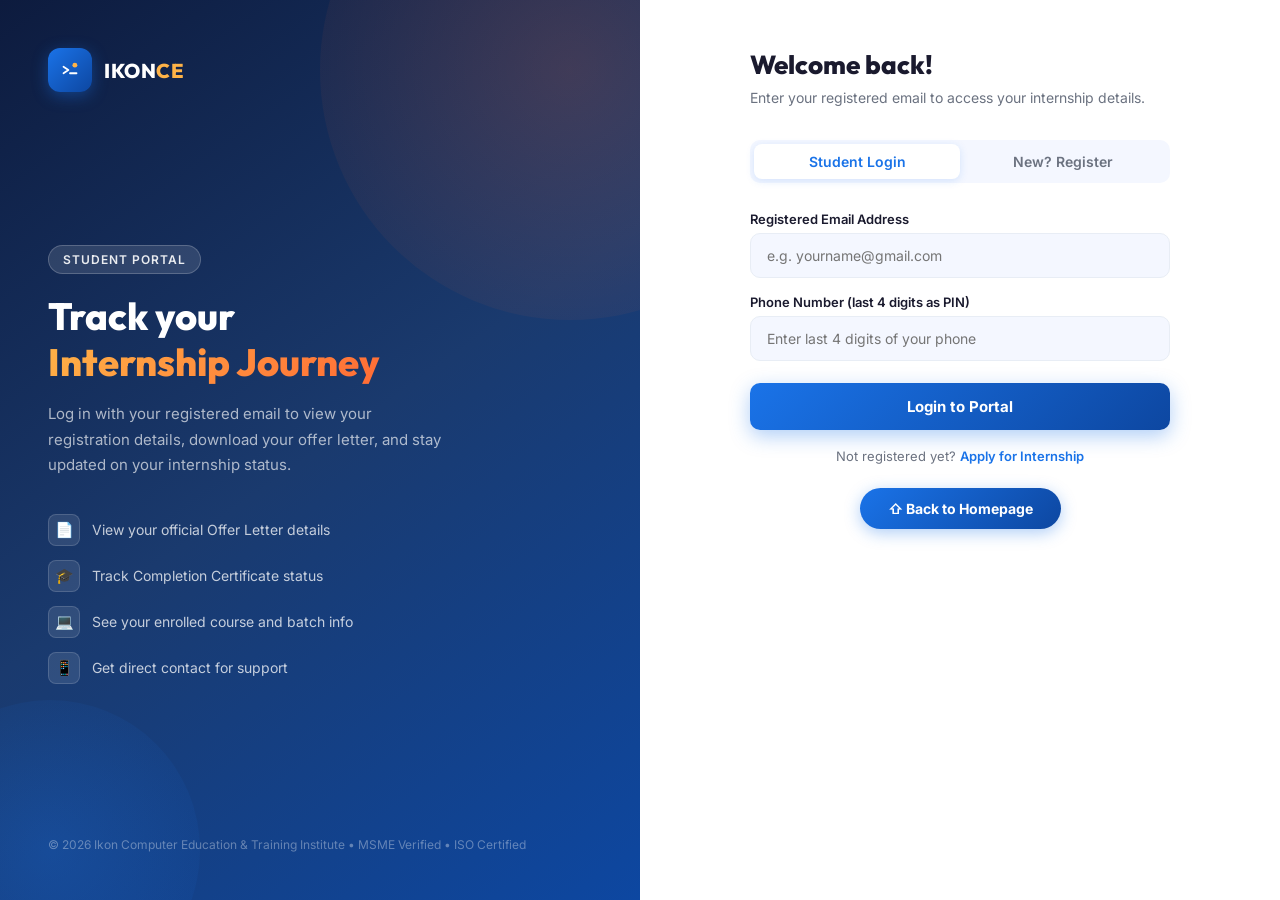
<file: login.html>
<!DOCTYPE html>
<html lang="en">
<head>
  <meta charset="UTF-8" />
  <meta name="viewport" content="width=device-width, initial-scale=1.0" />
  <title>Student Login — Ikon Computer Education & Training Institute</title>
  <meta name="description" content="Login to your Ikon internship student portal to track your registration and download your offer letter." />
  <link rel="preconnect" href="https://fonts.googleapis.com" />
  <link rel="preconnect" href="https://fonts.gstatic.com" crossorigin />
  <link href="https://fonts.googleapis.com/css2?family=Inter:wght@300;400;500;600;700;800&family=Outfit:wght@600;700;800&display=swap" rel="stylesheet" />
  <style>
    *, *::before, *::after { box-sizing: border-box; margin: 0; padding: 0; }

    :root {
      --blue: #1a73e8;
      --blue-dark: #0d47a1;
      --orange: #FF6B35;
      --green: #34C759;
      --red: #d32f2f;
      --text: #1a1a2e;
      --sub: #6b7280;
      --border: #e8edf5;
      --bg: #f4f7ff;
    }

    body {
      font-family: 'Inter', sans-serif;
      min-height: 100vh;
      display: grid;
      grid-template-columns: 1fr 1fr;
      background: var(--bg);
    }

    /* ── Left panel ── */
    .left-panel {
      background: linear-gradient(145deg, #0d1b3e 0%, #1a3a6e 50%, #0d47a1 100%);
      display: flex;
      flex-direction: column;
      justify-content: space-between;
      padding: 48px;
      position: relative;
      overflow: hidden;
    }

    .left-panel::before {
      content: '';
      position: absolute;
      width: 500px; height: 500px;
      border-radius: 50%;
      background: radial-gradient(circle, rgba(255,107,53,.18), transparent);
      top: -180px; right: -180px;
      pointer-events: none;
    }

    .left-panel::after {
      content: '';
      position: absolute;
      width: 300px; height: 300px;
      border-radius: 50%;
      background: radial-gradient(circle, rgba(26,115,232,.25), transparent);
      bottom: -100px; left: -100px;
      pointer-events: none;
    }

    .brand-top {
      display: flex;
      align-items: center;
      gap: 12px;
      position: relative; z-index: 1;
    }

    .brand-icon {
      width: 44px; height: 44px;
      background: linear-gradient(135deg, var(--blue), var(--blue-dark));
      border-radius: 12px;
      display: flex; align-items: center; justify-content: center;
      box-shadow: 0 4px 16px rgba(26,115,232,.4);
    }

    .brand-icon svg { display: block; }

    .brand-name {
      font-family: 'Outfit', sans-serif;
      font-size: 20px; font-weight: 800;
      color: white; letter-spacing: .5px;
    }

    .brand-name span { color: #FFB347; }

    .left-content { position: relative; z-index: 1; }

    .left-tag {
      display: inline-block;
      background: rgba(255,255,255,.12);
      border: 1px solid rgba(255,255,255,.2);
      color: rgba(255,255,255,.9);
      padding: 6px 14px;
      border-radius: 100px;
      font-size: 12px; font-weight: 600;
      letter-spacing: 1px; text-transform: uppercase;
      margin-bottom: 20px;
    }

    .left-title {
      font-family: 'Outfit', sans-serif;
      font-size: clamp(26px, 3vw, 38px);
      font-weight: 800;
      color: white;
      line-height: 1.2;
      margin-bottom: 16px;
    }

    .left-title span {
      background: linear-gradient(135deg, #FFB347, #FF6B35);
      -webkit-background-clip: text;
      -webkit-text-fill-color: transparent;
      background-clip: text;
    }

    .left-desc {
      font-size: 15px;
      color: rgba(255,255,255,.65);
      line-height: 1.7;
      margin-bottom: 36px;
      max-width: 400px;
    }

    .feature-list {
      display: flex; flex-direction: column; gap: 14px;
    }

    .feature-item {
      display: flex; align-items: center; gap: 12px;
    }

    .feat-dot {
      width: 32px; height: 32px; border-radius: 8px;
      background: rgba(255,255,255,.1);
      border: 1px solid rgba(255,255,255,.15);
      display: flex; align-items: center; justify-content: center;
      font-size: 15px; flex-shrink: 0;
    }

    .feature-item span {
      font-size: 14px; color: rgba(255,255,255,.75);
    }

    .left-footer {
      position: relative; z-index: 1;
      font-size: 12px;
      color: rgba(255,255,255,.35);
    }

    /* ── Right panel ── */
    .right-panel {
      display: flex;
      align-items: flex-start;
      justify-content: center;
      padding: 48px 40px;
      background: white;
      overflow-y: auto;
    }

    .form-box {
      width: 100%; max-width: 420px;
    }

    .form-title {
      font-family: 'Outfit', sans-serif;
      font-size: 26px; font-weight: 800;
      color: var(--text);
      margin-bottom: 6px;
    }

    .form-sub {
      font-size: 14px; color: var(--sub);
      margin-bottom: 32px; line-height: 1.5;
    }

    /* Tabs */
    .tabs {
      display: flex;
      background: var(--bg);
      border-radius: 10px;
      padding: 4px;
      margin-bottom: 28px;
    }

    .tab-btn {
      flex: 1; padding: 9px;
      background: none; border: none;
      border-radius: 8px;
      font-size: 14px; font-weight: 600;
      color: var(--sub); cursor: pointer;
      font-family: inherit;
      transition: all .2s;
    }

    .tab-btn.active {
      background: white;
      color: var(--blue);
      box-shadow: 0 2px 8px rgba(26,115,232,.15);
    }

    /* Panels */
    .tab-panel { display: none; }
    .tab-panel.active { display: block; }

    /* Form fields */
    .field-group { margin-bottom: 16px; }

    .field-label {
      display: block;
      font-size: 13px; font-weight: 600;
      color: var(--text);
      margin-bottom: 6px;
    }

    .field-input {
      width: 100%;
      padding: 13px 16px;
      border: 1.5px solid var(--border);
      border-radius: 10px;
      font-size: 14px;
      font-family: inherit;
      color: var(--text);
      background: var(--bg);
      outline: none;
      transition: border .2s, box-shadow .2s, background .2s;
    }

    .field-input:focus {
      border-color: var(--blue);
      background: white;
      box-shadow: 0 0 0 3px rgba(26,115,232,.1);
    }

    .field-input.error { border-color: var(--red); }

    .field-error {
      font-size: 12px; color: var(--red);
      margin-top: 4px; display: none;
    }

    /* Submit btn */
    .submit-btn {
      width: 100%;
      padding: 14px;
      background: linear-gradient(135deg, var(--blue), var(--blue-dark));
      color: white;
      border: none;
      border-radius: 10px;
      font-size: 15px; font-weight: 700;
      cursor: pointer;
      font-family: inherit;
      transition: all .2s;
      box-shadow: 0 6px 20px rgba(26,115,232,.35);
      margin-top: 6px;
    }

    .submit-btn:hover { transform: translateY(-2px); box-shadow: 0 10px 28px rgba(26,115,232,.45); }
    .submit-btn:disabled { opacity: .7; cursor: not-allowed; transform: none; }

    .back-link {
      display: block;
      text-align: center;
      margin-top: 18px;
      font-size: 13px;
      color: var(--sub);
      text-decoration: none;
    }

    .back-link a { color: var(--blue); font-weight: 600; text-decoration: none; }
    .back-link a:hover { text-decoration: underline; }

    /* Alert banners */
    .alert {
      border-radius: 10px;
      padding: 14px 16px;
      font-size: 14px;
      line-height: 1.5;
      margin-bottom: 20px;
      display: none;
      animation: fadeIn .3s ease;
    }

    .alert.show { display: block; }
    .alert-success { background: #e8f5e9; border: 1px solid #a5d6a7; color: #1b5e20; }
    .alert-error   { background: #ffebee; border: 1px solid #ef9a9a; color: #b71c1c; }

    /* Registration card (after login) */
    .reg-card {
      background: white;
      border: 1px solid var(--border);
      border-radius: 16px;
      overflow: hidden;
      display: none;
    }

    .reg-card.show { display: block; animation: fadeIn .4s ease; }

    .reg-card-header {
      background: linear-gradient(135deg, var(--blue), var(--blue-dark));
      padding: 24px;
      text-align: center;
      color: white;
    }

    .reg-avatar {
      width: 60px; height: 60px;
      border-radius: 50%;
      background: rgba(255,255,255,.2);
      border: 2px solid rgba(255,255,255,.4);
      display: flex; align-items: center; justify-content: center;
      font-size: 22px; font-weight: 800;
      margin: 0 auto 10px;
      font-family: 'Outfit', sans-serif;
    }

    .reg-name { font-family: 'Outfit', sans-serif; font-size: 18px; font-weight: 700; }
    .reg-id   { font-size: 12px; opacity: .7; margin-top: 2px; }

    .reg-status {
      display: inline-flex; align-items: center; gap: 6px;
      background: rgba(255,255,255,.15);
      border-radius: 100px; padding: 4px 12px;
      font-size: 12px; font-weight: 600;
      margin-top: 10px;
    }

    .status-dot {
      width: 6px; height: 6px; border-radius: 50%;
      background: #69f0ae;
      box-shadow: 0 0 0 3px rgba(105,240,174,.3);
    }

    .reg-details {
      padding: 20px 24px;
      display: flex; flex-direction: column; gap: 12px;
    }

    .detail-row {
      display: flex; justify-content: space-between; align-items: flex-start;
      padding-bottom: 12px;
      border-bottom: 1px solid var(--border);
      gap: 12px;
    }

    .detail-row:last-child { border: none; padding: 0; }

    .detail-label { font-size: 12px; color: var(--sub); font-weight: 500; }
    .detail-val   { font-size: 14px; color: var(--text); font-weight: 600; text-align: right; }

    .badge-pill {
      background: #e8f0fe; color: var(--blue);
      border-radius: 100px; padding: 3px 10px;
      font-size: 12px; font-weight: 600;
    }

    .reg-actions {
      padding: 0 24px 20px;
      display: flex; gap: 10px;
    }

    .reg-btn {
      flex: 1; padding: 11px;
      border-radius: 9px;
      font-size: 13px; font-weight: 600;
      cursor: pointer; border: none;
      font-family: inherit; text-decoration: none;
      text-align: center; transition: all .2s;
    }

    .reg-btn-blue {
      background: linear-gradient(135deg, var(--blue), var(--blue-dark));
      color: white;
      box-shadow: 0 4px 12px rgba(26,115,232,.3);
    }

    .reg-btn-blue:hover { transform: translateY(-1px); }
    .reg-btn-out { background: var(--bg); color: var(--text); border: 1.5px solid var(--border); }
    .reg-btn-out:hover { border-color: var(--blue); color: var(--blue); }

    @keyframes fadeIn {
      from { opacity: 0; transform: translateY(8px); }
      to   { opacity: 1; transform: translateY(0); }
    }

    /* Responsive */
    @media (max-width: 768px) {
      body { grid-template-columns: 1fr; }
      .left-panel { display: none; }
      .right-panel { padding: 32px 20px; }
    }
  </style>
</head>
<body>

  <!-- ── Left Panel ── -->
  <div class="left-panel">
    <div class="brand-top">
      <div class="brand-icon">
        <svg width="26" height="26" viewBox="0 0 32 32" fill="none">
          <path d="M8 12L14 16L8 20" stroke="white" stroke-width="2.2" stroke-linecap="round" stroke-linejoin="round"/>
          <path d="M16 20H24" stroke="white" stroke-width="2.2" stroke-linecap="round"/>
          <circle cx="22" cy="10" r="3" fill="#FFB347"/>
        </svg>
      </div>
      <div class="brand-name">IKON<span>CE</span></div>
    </div>

    <div class="left-content">
      <div class="left-tag">Student Portal</div>
      <h1 class="left-title">
        Track your<br/>
        <span>Internship Journey</span>
      </h1>
      <p class="left-desc">
        Log in with your registered email to view your registration details, download your offer letter, and stay updated on your internship status.
      </p>
      <div class="feature-list">
        <div class="feature-item">
          <div class="feat-dot">&#128196;</div>
          <span>View your official Offer Letter details</span>
        </div>
        <div class="feature-item">
          <div class="feat-dot">&#127891;</div>
          <span>Track Completion Certificate status</span>
        </div>
        <div class="feature-item">
          <div class="feat-dot">&#128187;</div>
          <span>See your enrolled course and batch info</span>
        </div>
        <div class="feature-item">
          <div class="feat-dot">&#128241;</div>
          <span>Get direct contact for support</span>
        </div>
      </div>
    </div>

    <div class="left-footer">
      &copy; 2026 Ikon Computer Education &amp; Training Institute &bull; MSME Verified &bull; ISO Certified
    </div>
  </div>

  <!-- ── Right Panel ── -->
  <div class="right-panel">
    <div class="form-box">
      <h1 class="form-title">Welcome back!</h1>
      <p class="form-sub">Enter your registered email to access your internship details.</p>

      <!-- Tabs -->
      <div class="tabs" role="tablist">
        <button class="tab-btn active" id="tab-login-btn" onclick="switchTab('login')" role="tab">Student Login</button>
        <button class="tab-btn" id="tab-new-btn" onclick="switchTab('new')" role="tab">New? Register</button>
      </div>

      <!-- Login Panel -->
      <div class="tab-panel active" id="tab-login">
        <div id="login-alert-success" class="alert alert-success"></div>
        <div id="login-alert-error"   class="alert alert-error"></div>

        <!-- Registration card shown after login -->
        <div class="reg-card" id="reg-card">
          <div class="reg-card-header">
            <div class="reg-avatar" id="reg-avatar">?</div>
            <div class="reg-name"   id="reg-name">—</div>
            <div class="reg-id"     id="reg-id">Registration #—</div>
            <div class="reg-status">
              <span class="status-dot"></span>
              Registration Confirmed
            </div>
          </div>
          <div class="reg-details">
            <div class="detail-row">
              <span class="detail-label">Email</span>
              <span class="detail-val" id="rd-email">—</span>
            </div>
            <div class="detail-row">
              <span class="detail-label">Phone</span>
              <span class="detail-val" id="rd-phone">—</span>
            </div>
            <div class="detail-row">
              <span class="detail-label">Course Enrolled</span>
              <span class="detail-val"><span class="badge-pill" id="rd-course">—</span></span>
            </div>
            <div class="detail-row">
              <span class="detail-label">Mode</span>
              <span class="detail-val" id="rd-mode">—</span>
            </div>
            <div class="detail-row">
              <span class="detail-label">Registered On</span>
              <span class="detail-val" id="rd-time">—</span>
            </div>
          </div>
          <div class="reg-actions">
            <a href="index.html" class="reg-btn reg-btn-blue">Back to Home</a>
            <button class="reg-btn reg-btn-out" onclick="logoutStudent()">Logout</button>
          </div>
        </div>

        <!-- Login form (hidden after success) -->
        <form id="login-form" onsubmit="doLogin(event)" novalidate>
          <div class="field-group">
            <label class="field-label" for="login-email">Registered Email Address</label>
            <input class="field-input" type="email" id="login-email"
                   placeholder="e.g. yourname@gmail.com" autocomplete="email" required />
            <div class="field-error" id="login-email-err">Please enter a valid email.</div>
          </div>
          <div class="field-group">
            <label class="field-label" for="login-phone">Phone Number (last 4 digits as PIN)</label>
            <input class="field-input" type="text" id="login-phone"
                   placeholder="Enter last 4 digits of your phone" maxlength="4"
                   inputmode="numeric" pattern="[0-9]{4}" required />
            <div class="field-error" id="login-phone-err">Enter the last 4 digits of your registered phone.</div>
          </div>
          <button class="submit-btn" type="submit" id="login-btn">Login to Portal</button>
        </form>

        <p class="back-link">Not registered yet? <a href="#" onclick="switchTab('new');return false">Apply for Internship</a></p>
      </div>

      <!-- New / Register Panel -->
      <div class="tab-panel" id="tab-new">
        <div id="new-alert-success" class="alert alert-success"></div>
        <div id="new-alert-error"   class="alert alert-error"></div>
        <p style="font-size:14px;color:#6b7280;margin-bottom:20px;line-height:1.6">
          Fill out the form below to apply for our Summer Internship 2026. You will receive your Offer Letter within 24 hours.
        </p>
        <form id="quick-register-form" onsubmit="doQuickRegister(event)" novalidate>
          <div class="field-group">
            <label class="field-label" for="qr-name">Full Name</label>
            <input class="field-input" type="text" id="qr-name" placeholder="Your full name" required />
          </div>
          <div class="field-group">
            <label class="field-label" for="qr-email">Email Address</label>
            <input class="field-input" type="email" id="qr-email" placeholder="yourname@gmail.com" required />
          </div>
          <div class="field-group">
            <label class="field-label" for="qr-phone">Phone Number</label>
            <input class="field-input" type="tel" id="qr-phone" placeholder="10-digit mobile number" required />
          </div>
          <div class="field-group">
            <label class="field-label" for="qr-course">Select Course</label>
            <select class="field-input" id="qr-course" required>
              <option value="">-- Choose a Course --</option>
              <option value="java">Java Programming (45 Days)</option>
              <option value="python">Python Development (45 Days)</option>
              <option value="dbms">DBMS (30 Days)</option>
              <option value="networking">Computer Networking (30 Days)</option>
              <option value="combo">Combo - Multiple Courses</option>
            </select>
          </div>
          <div class="field-group">
            <label class="field-label" for="qr-mode">Preferred Mode</label>
            <select class="field-input" id="qr-mode" required>
              <option value="">-- Online or Offline --</option>
              <option value="online">Online</option>
              <option value="offline">Offline</option>
            </select>
          </div>
          <button class="submit-btn" type="submit" id="qr-btn">Submit Application</button>
        </form>
        <p class="back-link">Already registered? <a href="#" onclick="switchTab('login');return false">Login here</a></p>
      </div>

    <!-- Back to Homepage -->
    <div style="text-align:center;margin:24px 0 0">
      <a href="index.html" id="back-to-home-link"
         style="display:inline-flex;align-items:center;gap:8px;padding:12px 28px;
                background:linear-gradient(135deg,#1a73e8,#0d47a1);color:#fff;
                border-radius:50px;font-weight:700;font-size:14px;
                text-decoration:none;box-shadow:0 4px 16px rgba(26,115,232,.35);
                transition:transform .2s,box-shadow .2s">
        &#8679; Back to Homepage
      </a>
    </div>

    </div> <!-- /form-box -->
  </div> <!-- /right-panel -->


<script>
// ── Tab switching ──────────────────────────────────────────────────
function switchTab(name) {
  document.querySelectorAll('.tab-panel').forEach(p => p.classList.remove('active'));
  document.querySelectorAll('.tab-btn').forEach(b => b.classList.remove('active'));
  document.getElementById('tab-' + name).classList.add('active');
  document.getElementById('tab-' + name + '-btn').classList.add('active');
}

// ── Show / hide alerts ──────────────────────────────────────────────
function showAlert(id, msg) {
  var el = document.getElementById(id);
  el.textContent = msg;
  el.classList.add('show');
  setTimeout(function() { el.classList.remove('show'); }, 6000);
}

// ── Student Login ───────────────────────────────────────────────────
async function doLogin(e) {
  e.preventDefault();
  clearErrors();

  var email = document.getElementById('login-email').value.trim();
  var phone = document.getElementById('login-phone').value.trim();
  var ok    = true;

  if (!email || !/^[^\s@]+@[^\s@]+\.[^\s@]+$/.test(email)) {
    showFieldErr('login-email', 'login-email-err'); ok = false;
  }
  if (!phone || !/^\d{4}$/.test(phone)) {
    showFieldErr('login-phone', 'login-phone-err'); ok = false;
  }
  if (!ok) return;

  var btn = document.getElementById('login-btn');
  btn.textContent = 'Checking...';
  btn.disabled = true;

  setTimeout(function() {
    try {
      var registrations = JSON.parse(localStorage.getItem('ikon_registrations') || '[]');
      var user = registrations.find(function(r) {
        return r.email.toLowerCase() === email.toLowerCase() && r.phone.endsWith(phone);
      });

      if (user) {
        showRegistrationCard(user);
        document.getElementById('login-form').style.display = 'none';
        document.querySelectorAll('.back-link').forEach(el => el.style.display = 'none');
      } else {
        // Also check if they just used the wrong pin vs completely not found
        var emailMatch = registrations.find(function(r) { return r.email.toLowerCase() === email.toLowerCase(); });
        if (emailMatch) {
          showAlert('login-alert-error', 'Incorrect PIN. Please enter the last 4 digits of your registered phone number.');
        } else {
          showAlert('login-alert-error', 'No registration found for this email. Please check and try again, or register below.');
        }
      }
    } catch (err) {
      showAlert('login-alert-error', 'Could not access local storage database.');
      console.error(err);
    } finally {
      btn.textContent = 'Login to Portal';
      btn.disabled = false;
    }
  }, 800);
}

function showRegistrationCard(r) {
  var initials = (r.name || 'U').split(' ').map(function(w) { return w[0]; }).join('').toUpperCase().slice(0,2);
  document.getElementById('reg-avatar').textContent = initials;
  document.getElementById('reg-name').textContent   = r.name   || '—';
  document.getElementById('reg-id').textContent     = 'Registration #' + (r.id || '—');
  document.getElementById('rd-email').textContent   = r.email  || '—';
  document.getElementById('rd-phone').textContent   = r.phone  || '—';
  document.getElementById('rd-course').textContent  = r.course || '—';
  document.getElementById('rd-mode').textContent    = r.mode   || '—';
  document.getElementById('rd-time').textContent    = r.timestamp || '—';
  document.getElementById('reg-card').classList.add('show');
}

function logoutStudent() {
  document.getElementById('reg-card').classList.remove('show');
  document.getElementById('login-form').style.display = 'block';
  document.getElementById('login-form').reset();
  document.querySelectorAll('.back-link').forEach(el => el.style.display = 'block');
}

// ── Quick Registration ──────────────────────────────────────────────
async function doQuickRegister(e) {
  e.preventDefault();

  var name   = document.getElementById('qr-name').value.trim();
  var email  = document.getElementById('qr-email').value.trim();
  var phone  = document.getElementById('qr-phone').value.trim();
  var course = document.getElementById('qr-course').value;
  var mode   = document.getElementById('qr-mode').value;

  if (!name || !email || !phone || !course || !mode) {
    showAlert('new-alert-error', 'Please fill in all fields before submitting.');
    return;
  }

  var btn = document.getElementById('qr-btn');
  btn.textContent = 'Submitting...';
  btn.disabled = true;

  setTimeout(function() {
    try {
      var newReg = {
        id: 'REG-' + Math.floor(Math.random() * 90000 + 10000),
        timestamp: new Date().toLocaleString('en-IN', { timeZone: 'Asia/Kolkata' }),
        name: name,
        email: email,
        phone: phone,
        course: course,
        mode: mode,
        message: ''
      };

      var registrations = JSON.parse(localStorage.getItem('ikon_registrations') || '[]');
      registrations.push(newReg);
      localStorage.setItem('ikon_registrations', JSON.stringify(registrations));

      document.getElementById('quick-register-form').reset();
      showAlert('new-alert-success',
        'Registration successful! Your application #' + newReg.id + ' has been received. ' +
        'You can now login using your email and the last 4 digits of your phone number.');
      setTimeout(function() { switchTab('login'); }, 3000);
    } catch (err) {
      showAlert('new-alert-error', 'Could not connect. Please try again.');
      console.error(err);
    } finally {
      btn.textContent = 'Submit Application';
      btn.disabled = false;
    }
  }, 1000);
}

// ── Helpers ─────────────────────────────────────────────────────────
function showFieldErr(inputId, errId) {
  document.getElementById(inputId).classList.add('error');
  document.getElementById(errId).style.display = 'block';
}

function clearErrors() {
  document.querySelectorAll('.field-input').forEach(el => el.classList.remove('error'));
  document.querySelectorAll('.field-error').forEach(el => el.style.display = 'none');
}

// ── Pre-fill email if redirected from registration success ───────────
(function() {
  var params = new URLSearchParams(window.location.search);
  var email  = params.get('email');
  var name   = params.get('name');
  if (email) {
    document.getElementById('login-email').value = email;
    if (name) {
      document.querySelector('.form-title').textContent = 'Welcome, ' + name.split(' ')[0] + '!';
      document.querySelector('.form-sub').textContent =
        'Your registration was successful. Login below to see your details.';
    }
  }
  // Auto-switch to register tab if ?tab=new
  if (params.get('tab') === 'new') switchTab('new');
})();
</script>
</body>
</html>
</file>
